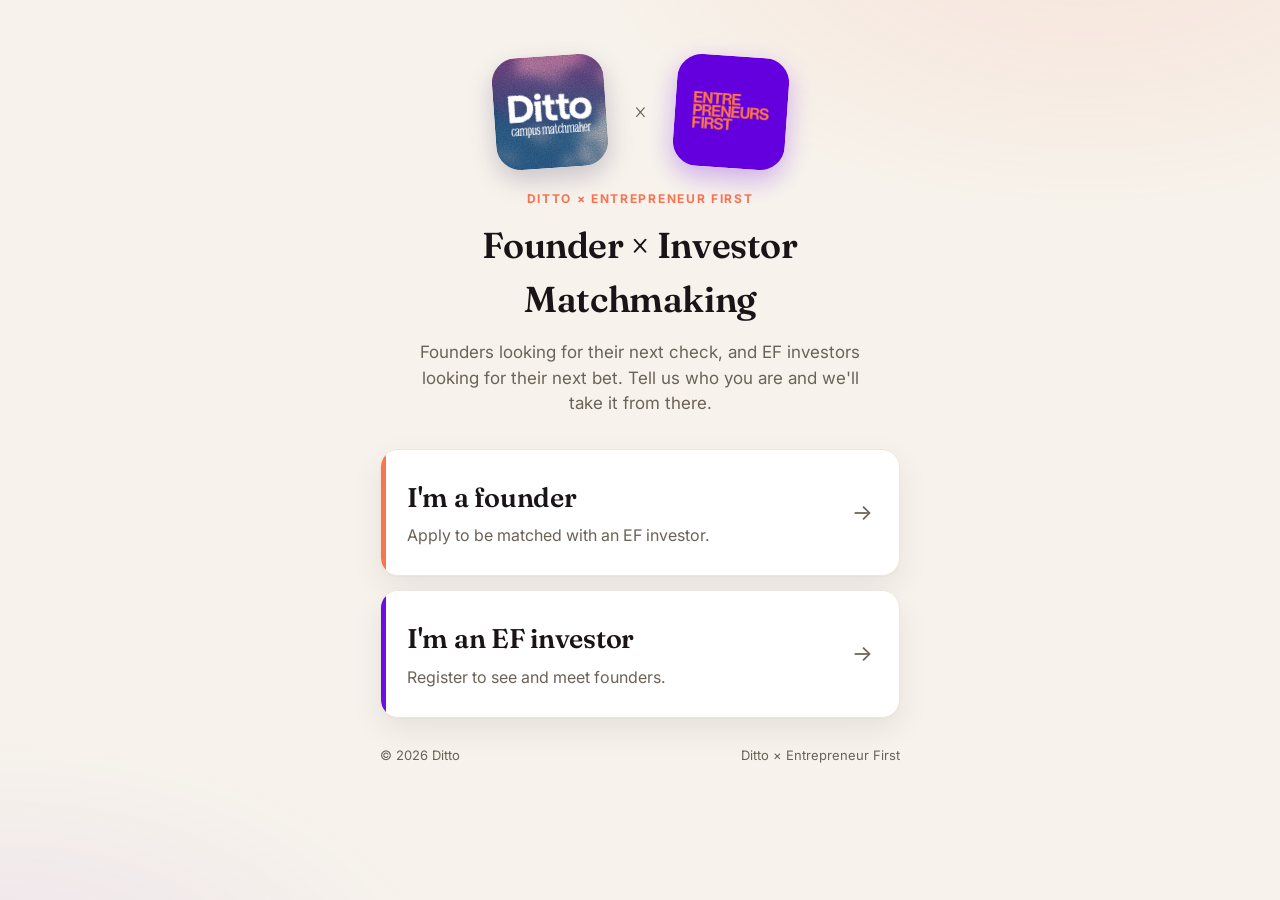
<file: index.html>
<!DOCTYPE html>
<html lang="en">
<head>
  <meta charset="UTF-8" />
  <meta name="viewport" content="width=device-width, initial-scale=1.0" />
  <title>Match First | Ditto × Entrepreneur First</title>
  <meta name="description" content="Match First, by Ditto x Entrepreneur First. Founders and EF investors, matched." />

  <!-- Open Graph -->
  <meta property="og:title" content="Match First | Ditto × Entrepreneur First" />
  <meta property="og:description" content="Apply as a founder or an EF investor and get matched." />
  <meta property="og:type" content="website" />

  <link rel="preconnect" href="https://fonts.googleapis.com" />
  <link rel="preconnect" href="https://fonts.gstatic.com" crossorigin />
  <link href="https://fonts.googleapis.com/css2?family=Inter:wght@400;500;600;700&family=Fraunces:opsz,wght@9..144,500;9..144,600;9..144,700&display=swap" rel="stylesheet" />
  <link rel="stylesheet" href="styles.css" />
</head>
<body>
  <div class="bg-grain" aria-hidden="true"></div>

  <main class="wrap">
    <header class="hero">
      <div class="logos">
        <img class="logo-ditto" src="assets/ditto-campus-matchmaker.jpg" alt="Ditto campus matchmaker" />
        <span class="logo-x" aria-hidden="true">×</span>
        <img class="logo-ef" src="assets/ef-logo.png" alt="Entrepreneurs First" />
      </div>
      <p class="eyebrow">Ditto × Entrepreneur First</p>
      <h1 class="headline">Founder × Investor Matchmaking</h1>
      <p class="subtitle">
        Founders looking for their next check, and EF investors looking for
        their next bet. Tell us who you are and we'll take it from there.
      </p>
    </header>

    <section class="choices" aria-label="Choose how you'd like to apply">
      <a class="choice-card founder" href="founder.html">
        <div class="choice-copy">
          <p class="choice-title">I'm a founder</p>
          <p class="choice-desc">Apply to be matched with an EF investor.</p>
        </div>
        <span class="choice-arrow" aria-hidden="true">→</span>
      </a>

      <a class="choice-card investor" href="investor.html">
        <div class="choice-copy">
          <p class="choice-title">I'm an EF investor</p>
          <p class="choice-desc">Register to see and meet founders.</p>
        </div>
        <span class="choice-arrow" aria-hidden="true">→</span>
      </a>
    </section>

    <footer class="footer">
      <span>© <span id="year"></span> Ditto</span>
      <span>Ditto × Entrepreneur First</span>
    </footer>
  </main>

  <script src="script.js"></script>
</body>
</html>
</file>
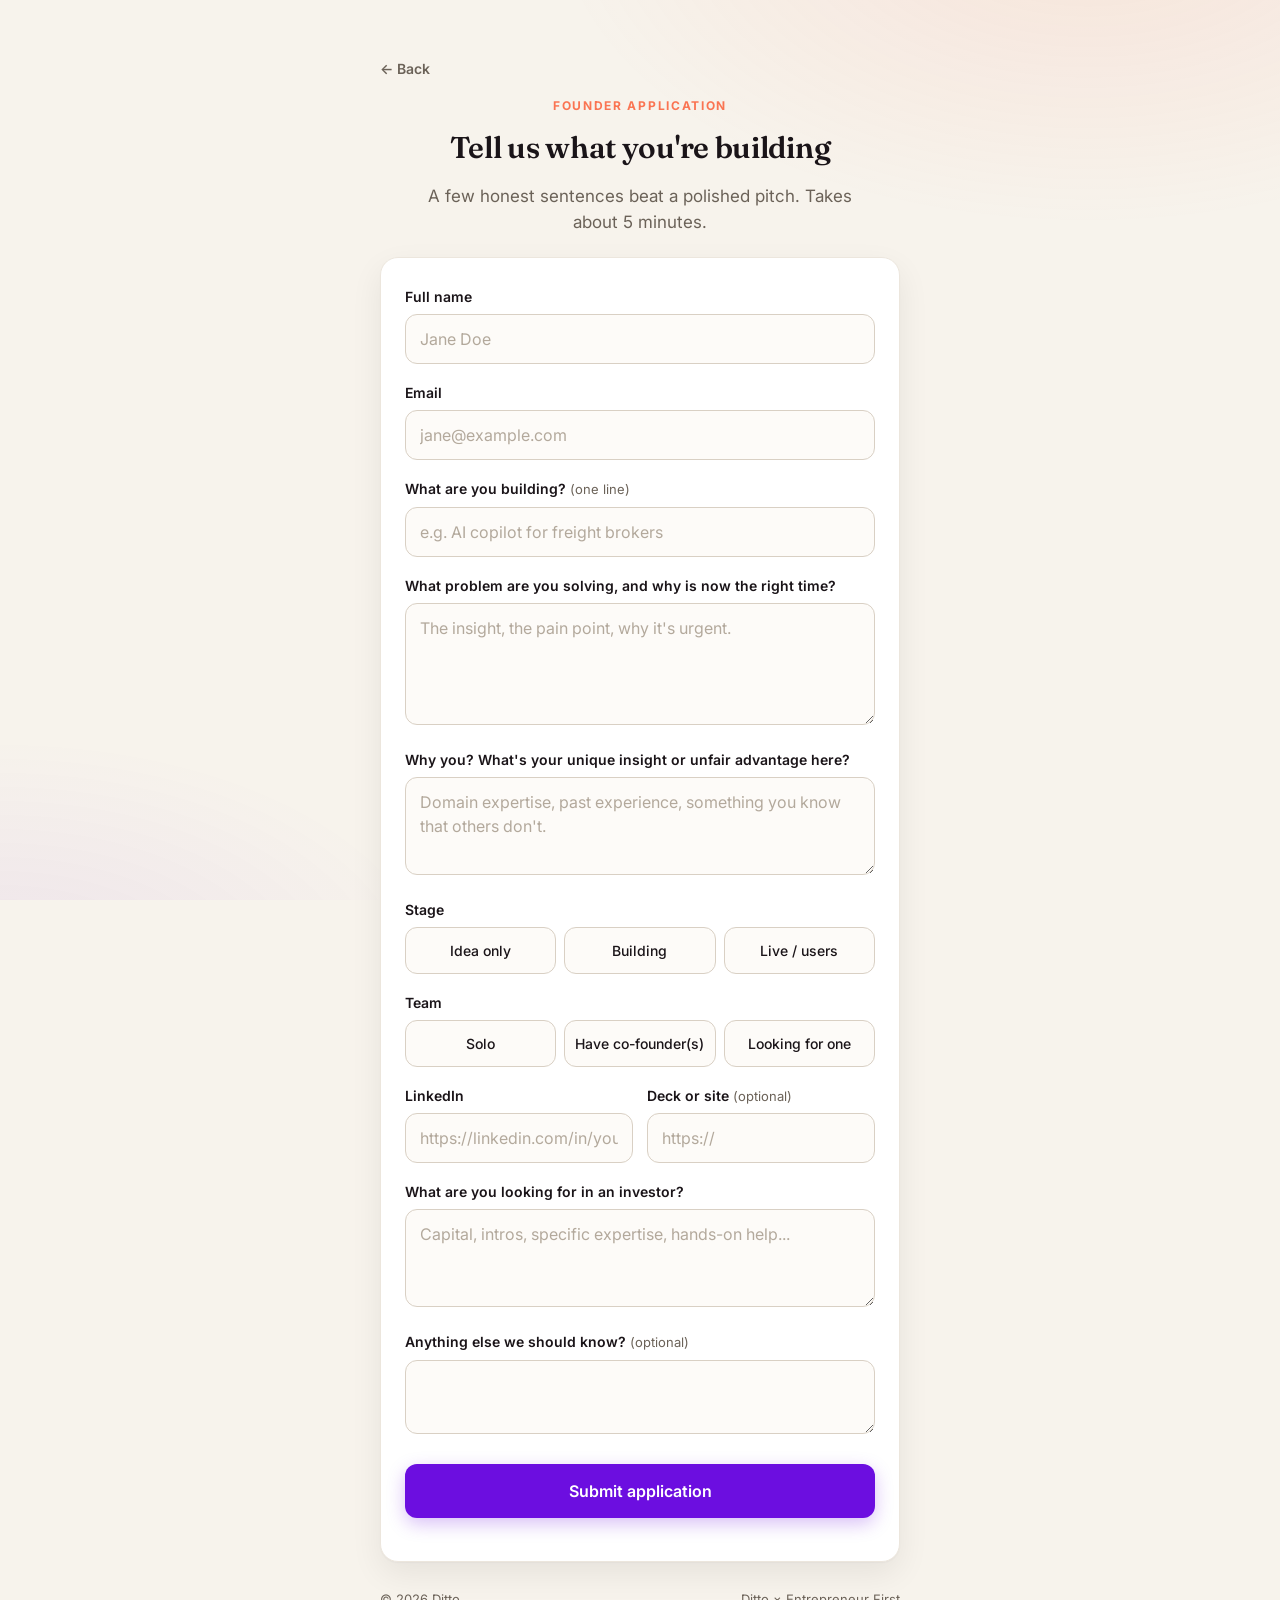
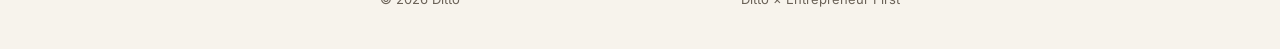
<file: founder.html>
<!DOCTYPE html>
<html lang="en">
<head>
  <meta charset="UTF-8" />
  <meta name="viewport" content="width=device-width, initial-scale=1.0" />
  <title>Founder Application | Ditto × EF</title>
  <meta name="description" content="Apply as a founder to be matched with an Entrepreneur First investor." />

  <link rel="preconnect" href="https://fonts.googleapis.com" />
  <link rel="preconnect" href="https://fonts.gstatic.com" crossorigin />
  <link href="https://fonts.googleapis.com/css2?family=Inter:wght@400;500;600;700&family=Fraunces:opsz,wght@9..144,500;9..144,600;9..144,700&display=swap" rel="stylesheet" />
  <link rel="stylesheet" href="styles.css" />
</head>
<body>
  <div class="bg-grain" aria-hidden="true"></div>

  <main class="wrap">
    <a class="back-link" href="index.html">&larr; Back</a>

    <header class="hero" style="margin-bottom: 22px;">
      <p class="eyebrow">Founder application</p>
      <h1 class="headline" style="font-size: clamp(24px, 6vw, 30px);">Tell us what you're building</h1>
      <p class="subtitle">A few honest sentences beat a polished pitch. Takes about 5 minutes.</p>
    </header>

    <section class="card" aria-labelledby="apply-heading">
      <h2 id="apply-heading" class="card-title hidden">Founder application</h2>

      <form id="apply-form" action="https://api.web3forms.com/submit" method="POST">
        <input type="hidden" name="access_key" value="YOUR_ACCESS_KEY_HERE" />
        <input type="hidden" name="subject" value="New Ditto x EF founder application" />
        <input type="hidden" name="from_name" value="Ditto x EF" />
        <input type="checkbox" name="botcheck" class="hidden" style="display:none" tabindex="-1" autocomplete="off" />

        <div class="field">
          <label for="name">Full name</label>
          <input type="text" id="name" name="name" required placeholder="Jane Doe" autocomplete="name" />
        </div>

        <div class="field">
          <label for="email">Email</label>
          <input type="email" id="email" name="email" required placeholder="jane@example.com" autocomplete="email" />
        </div>

        <div class="field">
          <label for="building">What are you building? <span class="hint">(one line)</span></label>
          <input type="text" id="building" name="building" required placeholder="e.g. AI copilot for freight brokers" />
        </div>

        <div class="field">
          <label for="problem">What problem are you solving, and why is now the right time?</label>
          <textarea id="problem" name="problem" rows="4" required placeholder="The insight, the pain point, why it's urgent."></textarea>
        </div>

        <div class="field">
          <label for="unique">Why you? What's your unique insight or unfair advantage here?</label>
          <textarea id="unique" name="unique" rows="3" required placeholder="Domain expertise, past experience, something you know that others don't."></textarea>
        </div>

        <fieldset class="field">
          <legend>Stage</legend>
          <div class="segmented cols-3" role="radiogroup">
            <label class="seg">
              <input type="radio" name="stage" value="Idea only" required />
              <span>Idea only</span>
            </label>
            <label class="seg">
              <input type="radio" name="stage" value="Building" />
              <span>Building</span>
            </label>
            <label class="seg">
              <input type="radio" name="stage" value="Live / have users" />
              <span>Live / users</span>
            </label>
          </div>
        </fieldset>

        <fieldset class="field">
          <legend>Team</legend>
          <div class="segmented cols-3" role="radiogroup">
            <label class="seg">
              <input type="radio" name="team" value="Solo" required />
              <span>Solo</span>
            </label>
            <label class="seg">
              <input type="radio" name="team" value="Have co-founder(s)" />
              <span>Have co-founder(s)</span>
            </label>
            <label class="seg">
              <input type="radio" name="team" value="Looking for a co-founder" />
              <span>Looking for one</span>
            </label>
          </div>
        </fieldset>

        <div class="field-row">
          <div class="field">
            <label for="linkedin">LinkedIn</label>
            <input type="url" id="linkedin" name="linkedin" required placeholder="https://linkedin.com/in/you" />
          </div>
          <div class="field">
            <label for="link">Deck or site <span class="hint">(optional)</span></label>
            <input type="url" id="link" name="link" placeholder="https://" />
          </div>
        </div>

        <div class="field">
          <label for="looking_for">What are you looking for in an investor?</label>
          <textarea id="looking_for" name="looking_for" rows="3" required placeholder="Capital, intros, specific expertise, hands-on help..."></textarea>
        </div>

        <div class="field">
          <label for="other">Anything else we should know? <span class="hint">(optional)</span></label>
          <textarea id="other" name="other" rows="2" placeholder=""></textarea>
        </div>

        <button type="submit" class="submit" id="submit-btn">Submit application</button>
      </form>
      <p class="form-note" id="form-note" role="status" aria-live="polite"></p>
    </section>

    <footer class="footer">
      <span>© <span id="year"></span> Ditto</span>
      <span>Ditto × Entrepreneur First</span>
    </footer>
  </main>

  <script src="script.js"></script>
</body>
</html>
</file>
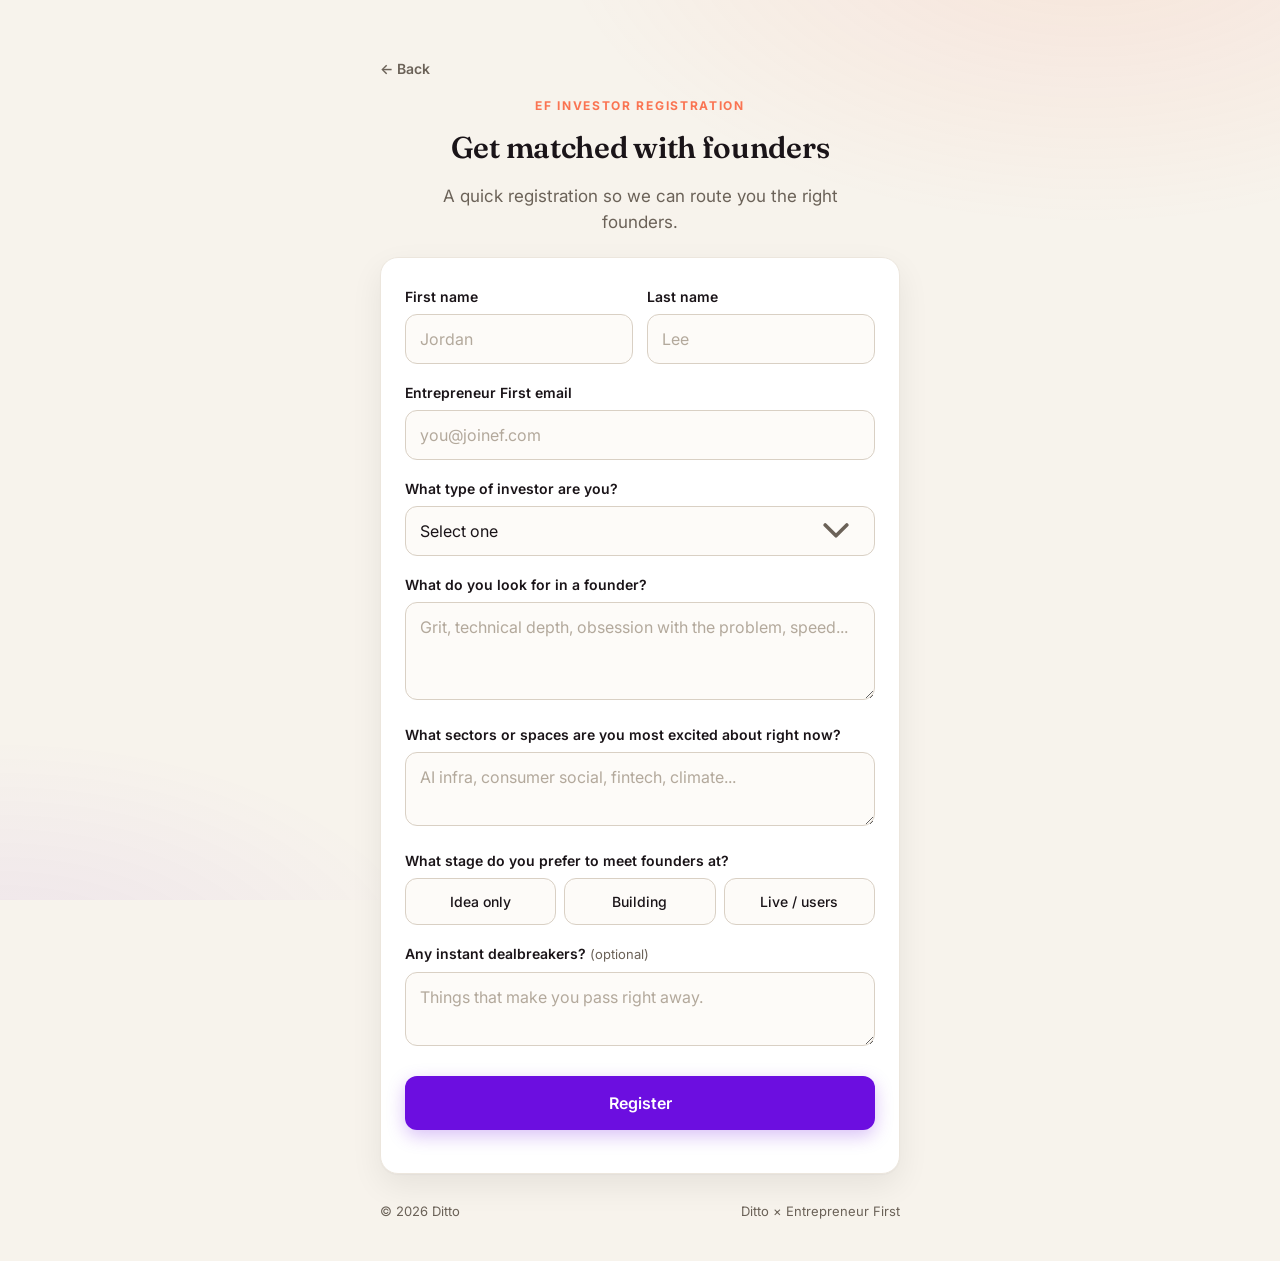
<file: investor.html>
<!DOCTYPE html>
<html lang="en">
<head>
  <meta charset="UTF-8" />
  <meta name="viewport" content="width=device-width, initial-scale=1.0" />
  <title>Investor Registration | Ditto × EF</title>
  <meta name="description" content="Register as an Entrepreneur First investor to meet matched founders." />

  <link rel="preconnect" href="https://fonts.googleapis.com" />
  <link rel="preconnect" href="https://fonts.gstatic.com" crossorigin />
  <link href="https://fonts.googleapis.com/css2?family=Inter:wght@400;500;600;700&family=Fraunces:opsz,wght@9..144,500;9..144,600;9..144,700&display=swap" rel="stylesheet" />
  <link rel="stylesheet" href="styles.css" />
</head>
<body>
  <div class="bg-grain" aria-hidden="true"></div>

  <main class="wrap">
    <a class="back-link" href="index.html">&larr; Back</a>

    <header class="hero" style="margin-bottom: 22px;">
      <p class="eyebrow">EF investor registration</p>
      <h1 class="headline" style="font-size: clamp(24px, 6vw, 30px);">Get matched with founders</h1>
      <p class="subtitle">A quick registration so we can route you the right founders.</p>
    </header>

    <section class="card" aria-labelledby="apply-heading">
      <h2 id="apply-heading" class="card-title hidden">Investor registration</h2>

      <form id="apply-form" action="https://api.web3forms.com/submit" method="POST"
            data-success="You're registered. Results will be emailed to you shortly regarding attendance.">
        <input type="hidden" name="access_key" value="YOUR_ACCESS_KEY_HERE" />
        <input type="hidden" name="subject" value="New Ditto x EF investor registration" />
        <input type="hidden" name="from_name" value="Ditto x EF" />
        <input type="checkbox" name="botcheck" class="hidden" style="display:none" tabindex="-1" autocomplete="off" />

        <div class="field-row">
          <div class="field">
            <label for="first_name">First name</label>
            <input type="text" id="first_name" name="first_name" required placeholder="Jordan" autocomplete="given-name" />
          </div>
          <div class="field">
            <label for="last_name">Last name</label>
            <input type="text" id="last_name" name="last_name" required placeholder="Lee" autocomplete="family-name" />
          </div>
        </div>

        <div class="field">
          <label for="email">Entrepreneur First email</label>
          <input type="email" id="email" name="email" required placeholder="you@joinef.com" autocomplete="email" />
        </div>

        <div class="field">
          <label for="investor_type">What type of investor are you?</label>
          <select id="investor_type" name="investor_type" required>
            <option value="" disabled selected>Select one</option>
            <option value="Investment Fellow">Investment Fellow</option>
            <option value="Talent Investor">Talent Investor</option>
            <option value="President">President</option>
            <option value="Other">Other</option>
          </select>
        </div>

        <div class="field hidden" id="other-type-field">
          <label for="investor_type_other">Please specify</label>
          <input type="text" id="investor_type_other" name="investor_type_other" placeholder="Your role at EF" />
        </div>

        <div class="field">
          <label for="looking_for">What do you look for in a founder?</label>
          <textarea id="looking_for" name="looking_for" rows="3" required placeholder="Grit, technical depth, obsession with the problem, speed..."></textarea>
        </div>

        <div class="field">
          <label for="sectors">What sectors or spaces are you most excited about right now?</label>
          <textarea id="sectors" name="sectors" rows="2" required placeholder="AI infra, consumer social, fintech, climate..."></textarea>
        </div>

        <fieldset class="field">
          <legend>What stage do you prefer to meet founders at?</legend>
          <div class="segmented cols-3" role="radiogroup">
            <label class="seg">
              <input type="radio" name="stage_preference" value="Idea only" required />
              <span>Idea only</span>
            </label>
            <label class="seg">
              <input type="radio" name="stage_preference" value="Building" />
              <span>Building</span>
            </label>
            <label class="seg">
              <input type="radio" name="stage_preference" value="Live / have users" />
              <span>Live / users</span>
            </label>
          </div>
        </fieldset>

        <div class="field">
          <label for="dealbreakers">Any instant dealbreakers? <span class="hint">(optional)</span></label>
          <textarea id="dealbreakers" name="dealbreakers" rows="2" placeholder="Things that make you pass right away."></textarea>
        </div>

        <button type="submit" class="submit" id="submit-btn">Register</button>
      </form>
      <p class="form-note" id="form-note" role="status" aria-live="polite"></p>
    </section>

    <footer class="footer">
      <span>© <span id="year"></span> Ditto</span>
      <span>Ditto × Entrepreneur First</span>
    </footer>
  </main>

  <script src="script.js"></script>
</body>
</html>
</file>
<file: styles.css>
:root {
  --bg: #f7f3ec;
  --ink: #1a1418;
  --ink-soft: #6b6258;
  --accent: #fa7452;       /* EF coral orange */
  --ef-purple: #6c0ee0;    /* EF electric purple */
  --accent-ink: #ffffff;
  --ditto-pink: #ff2e9a;   /* secondary, used sparingly for the Ditto side */
  --card: #ffffff;
  --line: #ece6dd;
  --line-strong: #d9d0c4;
  --radius: 18px;
  --shadow: 0 1px 2px rgba(14, 13, 12, 0.04), 0 12px 32px rgba(14, 13, 12, 0.07);
}

* { box-sizing: border-box; }

html { -webkit-text-size-adjust: 100%; }

body {
  margin: 0;
  background: var(--bg);
  color: var(--ink);
  font-family: "Inter", system-ui, -apple-system, sans-serif;
  line-height: 1.5;
  -webkit-font-smoothing: antialiased;
}

.bg-grain {
  position: fixed;
  inset: 0;
  z-index: 0;
  pointer-events: none;
  background:
    radial-gradient(60% 50% at 85% -10%, rgba(250, 116, 82, 0.12), transparent 70%),
    radial-gradient(50% 40% at 0% 110%, rgba(108, 14, 224, 0.07), transparent 70%);
}

.wrap {
  position: relative;
  z-index: 1;
  max-width: 560px;
  margin: 0 auto;
  padding: 56px 20px 40px;
}

a { color: inherit; }

/* Hero / co-brand lockup */
.hero { text-align: center; margin-bottom: 32px; }

.logos {
  display: flex;
  align-items: center;
  justify-content: center;
  gap: clamp(14px, 4.5vw, 28px);
  margin-bottom: 22px;
}

.logo-ditto {
  height: clamp(84px, 24vw, 112px);
  width: auto;
  display: block;
  border-radius: 22%;
  transform: rotate(-4deg);
  box-shadow: 0 10px 26px rgba(60, 40, 90, 0.24);
}

.logo-x {
  font-family: "Fraunces", Georgia, serif;
  font-size: clamp(20px, 6vw, 26px);
  color: var(--ink-soft);
  line-height: 1;
}

.logo-ef {
  height: clamp(84px, 24vw, 112px);
  width: clamp(84px, 24vw, 112px);
  display: block;
  object-fit: cover;
  border-radius: 22%;
  transform: rotate(4deg);
  box-shadow: 0 10px 26px rgba(108, 14, 224, 0.30);
}

.eyebrow {
  font-family: "Inter", sans-serif;
  font-weight: 700;
  font-size: 12px;
  letter-spacing: 0.14em;
  text-transform: uppercase;
  color: var(--accent);
  margin: 0 0 10px;
}

.headline {
  font-family: "Fraunces", Georgia, serif;
  font-weight: 600;
  font-size: clamp(26px, 7vw, 36px);
  letter-spacing: -0.01em;
  margin: 0 0 14px;
}

.subtitle {
  font-size: 17px;
  color: var(--ink-soft);
  max-width: 42ch;
  margin: 0 auto 8px;
}

/* Landing choice cards */
.choices {
  display: grid;
  gap: 14px;
  margin-top: 32px;
}

.choice-card {
  position: relative;
  display: flex;
  align-items: center;
  gap: 18px;
  background: var(--card);
  border: 1px solid var(--line);
  border-radius: var(--radius);
  box-shadow: var(--shadow);
  padding: 28px 26px;
  text-decoration: none;
  color: var(--ink);
  overflow: hidden;
  transition: transform 0.12s, box-shadow 0.15s, border-color 0.15s;
}

/* slim brand-color edge in place of the old emoji icons */
.choice-card::before {
  content: "";
  position: absolute;
  left: 0;
  top: 0;
  bottom: 0;
  width: 5px;
}

.choice-card.founder::before { background: var(--accent); }
.choice-card.investor::before { background: var(--ef-purple); }

.choice-card:hover {
  transform: translateY(-2px);
  border-color: var(--line-strong);
  box-shadow: 0 4px 8px rgba(14, 13, 12, 0.05), 0 16px 36px rgba(14, 13, 12, 0.1);
}

.choice-copy { flex: 1; }

.choice-title {
  font-family: "Fraunces", Georgia, serif;
  font-weight: 600;
  font-size: clamp(23px, 6vw, 27px);
  letter-spacing: -0.01em;
  margin: 0 0 5px;
}

.choice-desc {
  font-size: 16px;
  color: var(--ink-soft);
  margin: 0;
}

.choice-arrow {
  font-size: 22px;
  color: var(--ink-soft);
  flex-shrink: 0;
  transition: transform 0.15s, color 0.15s;
}

.choice-card:hover .choice-arrow { transform: translateX(4px); color: var(--ink); }

/* Card (forms) */
.card {
  background: var(--card);
  border: 1px solid var(--line);
  border-radius: var(--radius);
  box-shadow: var(--shadow);
  padding: 28px 24px;
}

.card-title {
  font-family: "Fraunces", Georgia, serif;
  font-weight: 600;
  font-size: 24px;
  margin: 0 0 20px;
}

.back-link {
  display: inline-flex;
  align-items: center;
  gap: 6px;
  font-size: 14px;
  font-weight: 600;
  color: var(--ink-soft);
  text-decoration: none;
  margin-bottom: 18px;
}

.back-link:hover { color: var(--ink); }

/* Fields */
.field { margin-bottom: 18px; }

.field-row {
  display: grid;
  grid-template-columns: 1fr 1fr;
  gap: 14px;
}

label, legend {
  display: block;
  font-size: 14px;
  font-weight: 600;
  margin-bottom: 7px;
  padding: 0;
}

.hint {
  font-weight: 400;
  color: var(--ink-soft);
  font-size: 13px;
}

input[type="text"],
input[type="email"],
input[type="url"],
input[type="number"],
select,
textarea {
  width: 100%;
  font: inherit;
  color: var(--ink);
  background: #fdfbf8;
  border: 1px solid var(--line-strong);
  border-radius: 12px;
  padding: 12px 14px;
  transition: border-color 0.15s, box-shadow 0.15s;
  appearance: none;
}

select {
  background-image: url("data:image/svg+xml,%3Csvg xmlns='http://www.w3.org/2000/svg' viewBox='0 0 20 20' fill='%236b6258'%3E%3Cpath d='M5.5 7.5l4.5 4.5 4.5-4.5' stroke='%236b6258' stroke-width='1.5' fill='none' stroke-linecap='round' stroke-linejoin='round'/%3E%3C/svg%3E");
  background-repeat: no-repeat;
  background-position: right 14px center;
  padding-right: 38px;
}

input::placeholder, textarea::placeholder { color: #b3a99c; }

input:focus, textarea:focus, select:focus {
  outline: none;
  border-color: var(--accent);
  box-shadow: 0 0 0 3px rgba(250, 116, 82, 0.18);
  background: #fff;
}

textarea { resize: vertical; min-height: 56px; }

fieldset { border: 0; margin: 0 0 18px; padding: 0; }

/* Segmented control */
.segmented {
  display: grid;
  gap: 8px;
}

.segmented.cols-2 { grid-template-columns: 1fr 1fr; }
.segmented.cols-3 { grid-template-columns: repeat(3, 1fr); }

.seg { margin: 0; cursor: pointer; }
.seg input { position: absolute; opacity: 0; pointer-events: none; }

.seg span {
  display: block;
  text-align: center;
  font-weight: 500;
  font-size: 14px;
  padding: 12px 8px;
  border: 1px solid var(--line-strong);
  border-radius: 12px;
  background: #fdfbf8;
  transition: all 0.15s;
}

.seg input:checked + span {
  border-color: var(--accent);
  background: var(--accent);
  color: var(--accent-ink);
  box-shadow: 0 4px 12px rgba(250, 116, 82, 0.28);
}

.seg input:focus-visible + span {
  box-shadow: 0 0 0 3px rgba(250, 116, 82, 0.35);
}

/* Submit */
.submit {
  width: 100%;
  font: inherit;
  font-weight: 600;
  font-size: 16px;
  color: var(--accent-ink);
  background: var(--ef-purple);
  border: 0;
  border-radius: 12px;
  padding: 15px;
  margin-top: 6px;
  cursor: pointer;
  transition: transform 0.08s, box-shadow 0.15s, opacity 0.15s, background 0.15s;
  box-shadow: 0 6px 18px rgba(108, 14, 224, 0.26);
}

.submit:hover { background: var(--accent); box-shadow: 0 8px 22px rgba(250, 116, 82, 0.36); }
.submit:active { transform: translateY(1px); }
.submit:disabled { opacity: 0.6; cursor: progress; }

.form-note {
  text-align: center;
  font-size: 14px;
  margin: 14px 0 0;
  min-height: 1px;
}
.form-note.ok { color: #1a7f4b; }
.form-note.err { color: var(--accent); }

/* Footer */
.footer {
  display: flex;
  justify-content: space-between;
  flex-wrap: wrap;
  gap: 8px;
  margin-top: 28px;
  font-size: 13px;
  color: var(--ink-soft);
}

.hidden { display: none; }

@media (max-width: 460px) {
  .field-row { grid-template-columns: 1fr; }
  .segmented.cols-3 { grid-template-columns: 1fr; }
}
</file>
